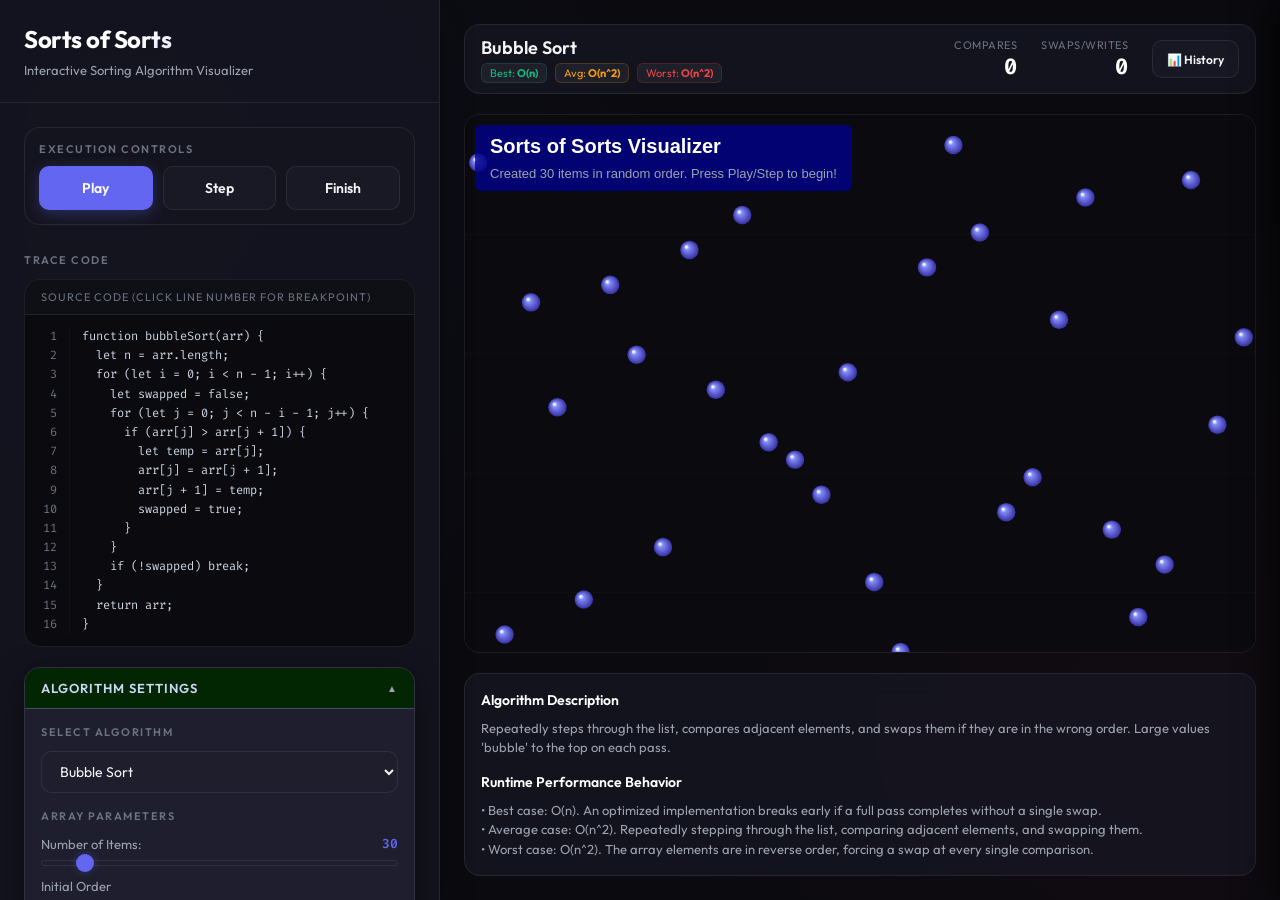
<file: index.html>
<!DOCTYPE html>
<html lang="en">

<head>
    <meta charset="UTF-8">
    <meta name="viewport" content="width=device-width, initial-scale=1.0">
    <title>Sorts of Sorts - Interactive Sorting Visualizer</title>

    <!-- Inline SVG Favicon -->
    <link rel="icon" type="image/svg+xml" href="data:image/svg+xml,%3Csvg xmlns='http://www.w3.org/2000/svg' viewBox='0 0 32 32'%3E%3Ccircle cx='5' cy='26' r='2' fill='%236366f1'/%3E%3Ccircle cx='9' cy='22' r='2' fill='%23ef4444'/%3E%3Ccircle cx='14' cy='18' r='2.5' fill='%23f59e0b'/%3E%3Ccircle cx='18' cy='15' r='2' fill='%236366f1'/%3E%3Ccircle cx='23' cy='10' r='2.5' fill='%2310b981'/%3E%3Ccircle cx='27' cy='6' r='2' fill='%2310b981'/%3E%3C/svg%3E">
    <!-- Outfit Font & Fira Code -->
    <link rel="preconnect" href="https://fonts.googleapis.com">
    <link rel="preconnect" href="https://fonts.gstatic.com" crossorigin>
    <link href="https://fonts.googleapis.com/css2?family=Outfit:wght@300;400;500;600;700&family=Fira+Code:wght@400;500;700&display=swap" rel="stylesheet">
    <!-- JS-YAML CDN -->
    <script src="src/js-yaml.min.js"></script>
    <!-- Custom CSS -->
    <link rel="stylesheet" href="src/index.css">
</head>

<body>

    <div id="left-panel">
        <div class="panel-header">
            <h1>Sorts of Sorts</h1>
            <div class="subtitle">Interactive Sorting Algorithm Visualizer</div>
        </div>

        <div class="panel-content">
            <!-- Play / Step / Finish Controls -->
            <div class="control-section execution-section">
                <div class="section-title">Execution Controls</div>
                <div class="btn-group-three">
                    <button id="btn-play" class="primary">Play</button>
                    <button id="btn-step" class="secondary">Step</button>
                    <button id="btn-finish" class="secondary highlight-btn">Finish</button>
                </div>
            </div>

            <!-- Combined container for Code Trace and Accordion to ensure vertical stack -->
            <div id="vertical-stack-container" style="display: flex; flex-direction: column; gap: 16px;">
                
                <!-- Code Display panel -->
                <div class="control-section" id="code-trace-section">
                    <div class="section-title">Trace Code</div>
                    <div id="code-display-container">
                        <div class="code-header">
                            <span>Source Code (Click line number for Breakpoint)</span>
                        </div>
                        <div id="code-display">
                            <!-- Code lines are dynamically injected here -->
                        </div>
                    </div>
                </div>

                <!-- Collapsible Accordion for Settings (Moved BELOW Code Trace) -->
                <div id="controls-accordion" class="accordion open">
                    <div class="accordion-header" id="accordion-toggle">
                        <span>Algorithm Settings</span>
                        <span class="accordion-arrow">▲</span>
                    </div>
                    <div class="accordion-content">
                        <!-- Algorithm Selection -->
                        <div class="control-section">
                            <div class="section-title">Select Algorithm</div>
                            <div class="form-group">
                                <select id="select-algo">
                                    <option value="" disabled selected>Loading algorithms...</option>
                                </select>
                            </div>
                        </div>

                        <!-- Array Generator Configuration -->
                        <div class="control-section">
                            <div class="section-title">Array Parameters</div>
                            <div class="form-group">
                                <label for="slider-size">Number of Items: <span id="val-size" class="value">30</span></label>
                                <input type="range" id="slider-size" min="5" max="250" value="30">
                            </div>
                            <div class="form-group">
                                <label for="select-order">Initial Order</label>
                                <select id="select-order">
                                    <option value="random">Random Data</option>
                                    <option value="sorted">Already Sorted</option>
                                    <option value="reversed">Reversed Data</option>
                                </select>
                            </div>
                            
                            <div style="display: flex; gap: 10px; margin-top: 5px;">
                                <button id="btn-generate" class="secondary" style="flex: 1; padding: 10px; font-size: 12px;">
                                    Generate New Data
                                </button>
                                <button id="btn-clear-breakpoints" class="secondary" style="flex: 1; padding: 10px; font-size: 12px;">
                                    Clear Breakpoints
                                </button>
                            </div>
                        </div>

                        <!-- Execution Speed -->
                        <div class="control-section">
                            <div class="section-title">Speed Slider</div>
                            <div class="form-group">
                                <label for="slider-speed">Delay (ms): <span id="val-speed" class="value">20 ms</span></label>
                                <input type="range" id="slider-speed" min="0" max="1000" step="5" value="20">
                            </div>
                        </div>
                    </div>
                </div>
            </div>

            <!-- Local Variable Watcher -->
            <div class="control-section" id="variables-watch-section" style="display: none;">
                <div class="section-title">Variables Watch</div>
                <div class="variables-card">
                    <div class="variables-grid" id="variables-display">
                        <div style="grid-column: 1 / -1; color: var(--text-muted); font-size: 12px; text-align: center;">
                            Start sorting to watch variables
                        </div>
                    </div>
                </div>
            </div>
        </div>
    </div>

    <!-- ... Rest of the file remains unchanged ... -->
    <div id="right-panel">
        <div class="top-navbar">
            <div class="algo-metadata">
                <h2 id="algo-title">Loading Algorithm...</h2>
                <div class="complexity-badges">
                    <span class="badge best">Best: <b id="val-best">-</b></span>
                    <span class="badge average">Avg: <b id="val-avg">-</b></span>
                    <span class="badge worst">Worst: <b id="val-worst">-</b></span>
                </div>
            </div>
            <div class="counters-row" style="align-items: center;">
                <div class="counter-card">
                    <span class="counter-label">Compares</span>
                    <span class="counter-value" id="count-compares">0</span>
                </div>
                <div class="counter-card">
                    <span class="counter-label">Swaps/Writes</span>
                    <span class="counter-value" id="count-swaps">0</span>
                </div>
                <button id="btn-toggle-history" class="btn secondary" style="padding: 8px 14px; font-size: 12px; height: 38px;">
                    📊 History
                </button>
            </div>
        </div>

        <div id="canvas-container">
            <div id="canvas-overlay" class="canvas-overlay">
                <div class="overlay-title" id="overlay-title">Sorts of Sorts Visualizer</div>
                <div class="overlay-desc" id="overlay-desc">Select an algorithm and click Generate Data / Play.</div>
            </div>
            <canvas id="visualizer-canvas"></canvas>
        </div>

        <div class="bottom-info-panel">
            <h4>Algorithm Description</h4>
            <p id="algo-desc">Loading description...</p>
            <h4 style="margin-top: 6px;">Runtime Performance Behavior</h4>
            <p id="algo-performance">Loading performance insights...</p>
        </div>
    </div>

    <div id="history-sidebar">
        <div class="history-sidebar-header">
            <h3>Laboratory Run Log</h3>
            <button id="btn-clear-history" class="btn secondary" style="padding: 4px 8px; font-size: 11px;">Clear</button>
            <button id="btn-close-history" class="btn secondary" style="padding: 4px 8px; font-size: 11px; background: rgba(239, 68, 68, 0.1); border-color: rgba(239, 68, 68, 0.2); color: var(--swap-color);">Close</button>
        </div>
        <div class="history-sidebar-content">
            <table class="history-table">
                <thead>
                    <tr>
                        <th style="text-align: left;">Setup</th>
                        <th style="text-align: left;">Algorithm</th>
                        <th style="text-align: right;">Compares</th>
                        <th style="text-align: right;">Swaps</th>
                    </tr>
                </thead>
                <tbody id="history-table-body">
                    <tr>
                        <td colspan="4" style="text-align: center; color: var(--text-muted); font-size: 12px; padding: 20px;">
                            No history entries recorded yet.
                        </td>
                    </tr>
                </tbody>
            </table>
        </div>
    </div>

    <script type="module" src="src/app.js"></script>
</body>
</html>
</file>
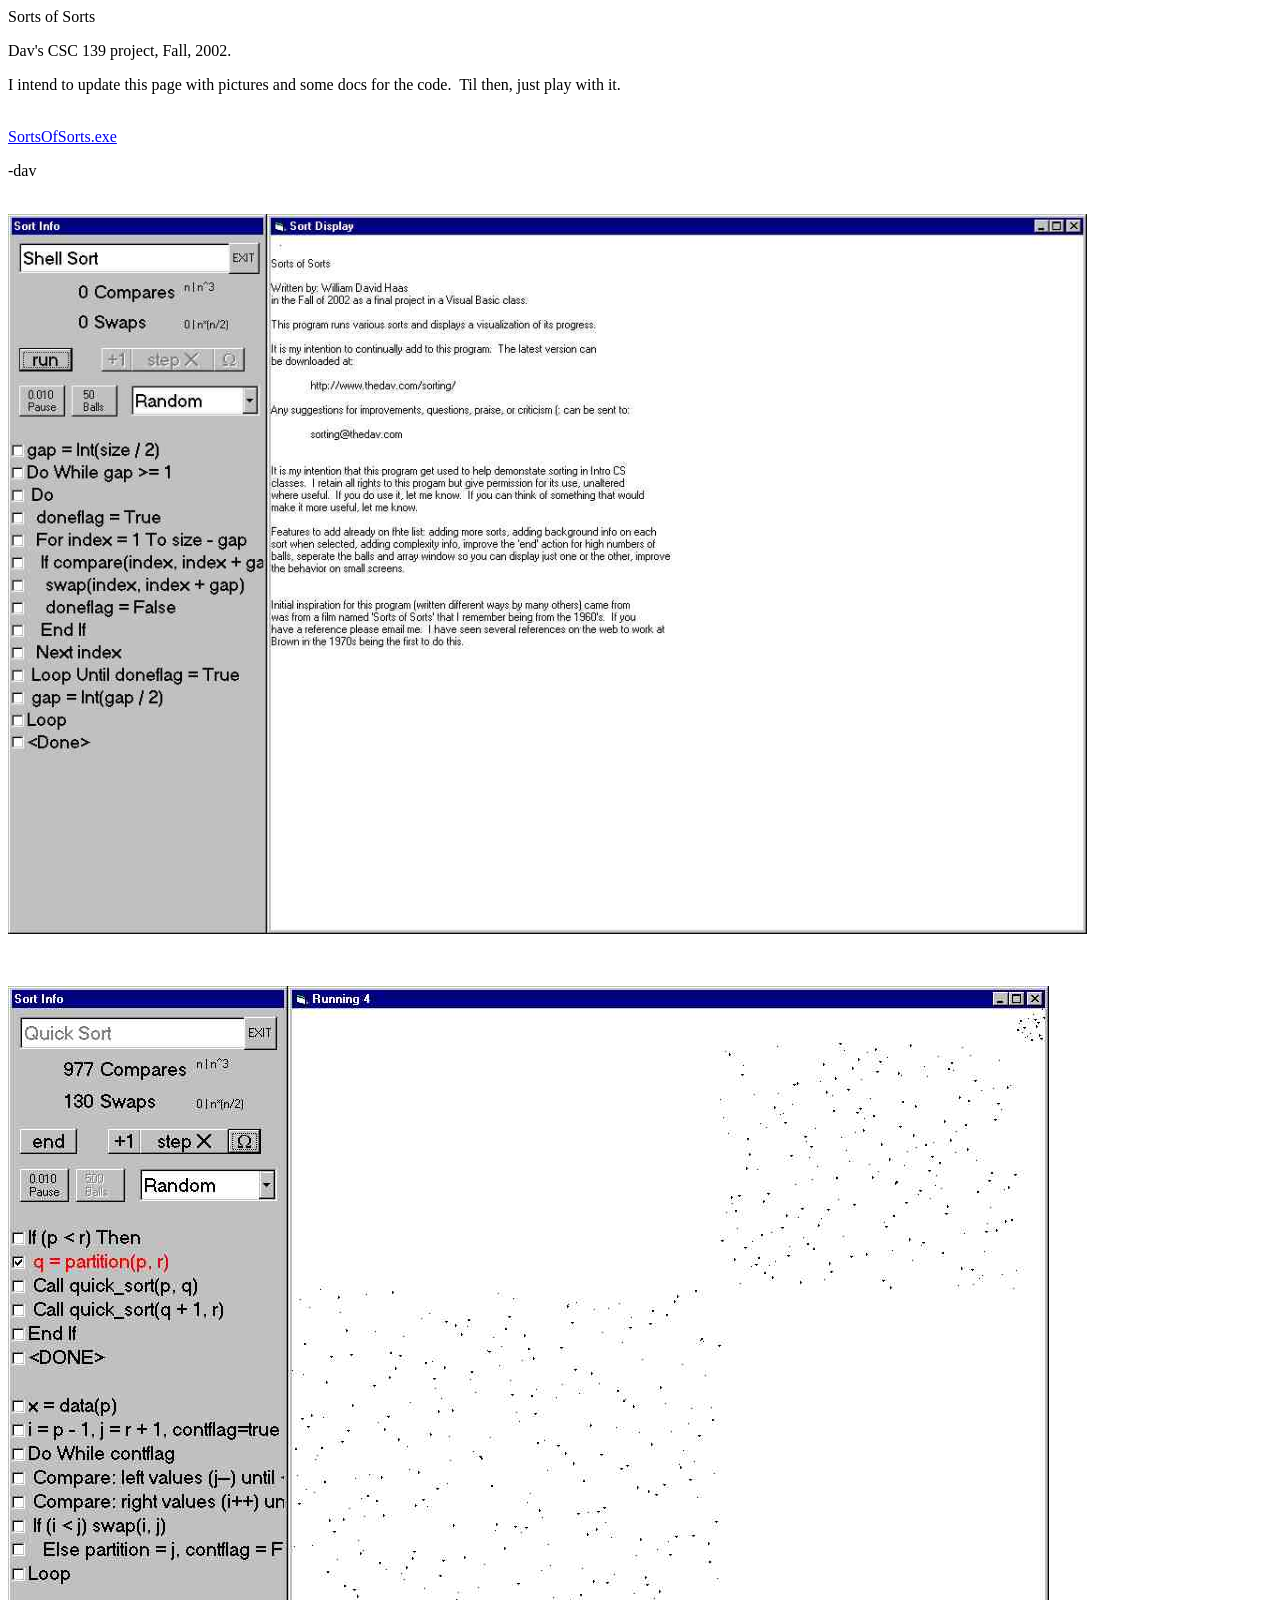
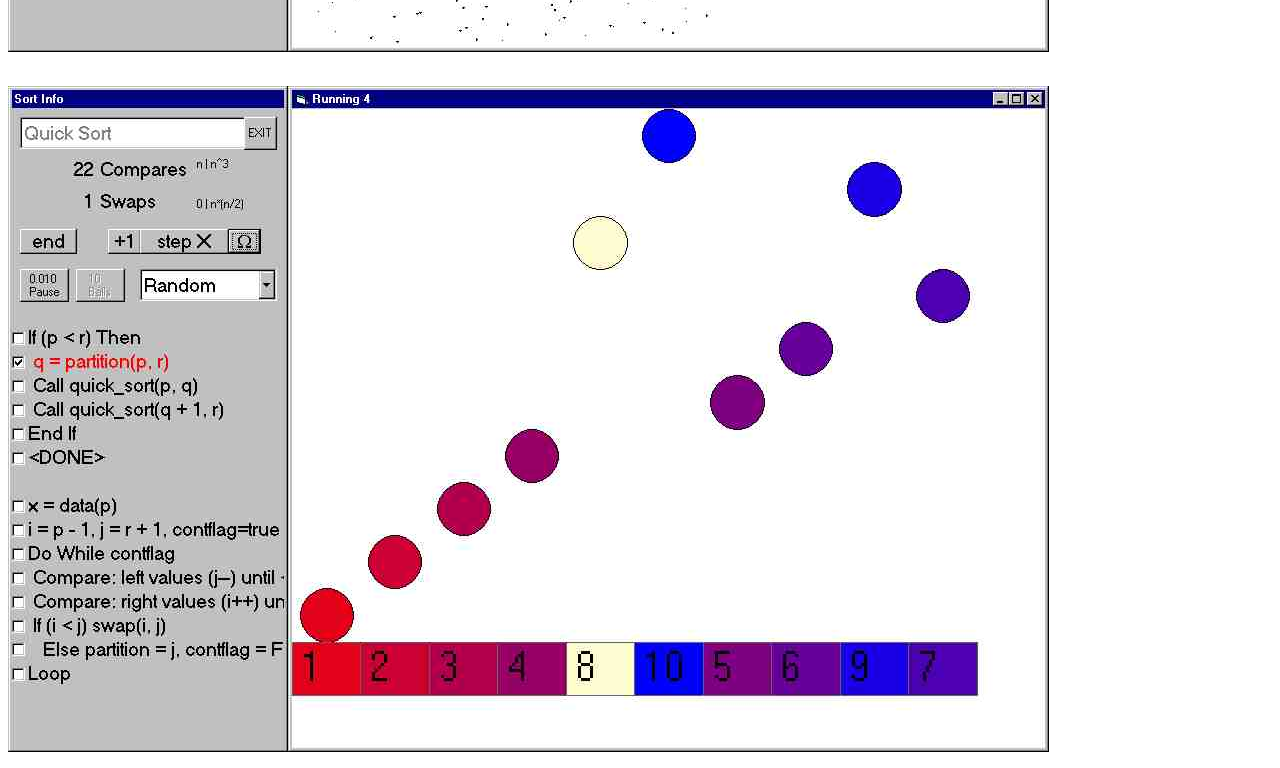
<file: legacy/Sorts of Sorts.html>
<!DOCTYPE html PUBLIC "-//w3c//dtd html 4.0 transitional//en">
<!-- saved from url=(0027)https://thedav.com/sorting/ -->
<html><head><meta http-equiv="Content-Type" content="text/html; charset=windows-1252">
   
   <meta name="Author" content="Dav Haas">
   <meta name="GENERATOR" content="Mozilla/4.7 [en] (WinNT; I) [Netscape]">
   <title>Sorts of Sorts</title>
</head>
<body>
Sorts of Sorts
<p>Dav's CSC 139 project, Fall, 2002.
</p><p>I intend to update this page with pictures and some docs for the code.&nbsp;
Til then, just play with it.
<br>&nbsp;
</p><p><a href="https://thedav.com/sorting/SortsOfSorts.exe">SortsOfSorts.exe</a>
</p><p>-dav
<br>&nbsp;
</p><p><img src="./Sorts of Sorts_files/imageCAL.JPG" height="720" width="259"><img src="./Sorts of Sorts_files/image1K0.JPG" border="0" height="720" width="820">
<br>&nbsp;
<br>&nbsp;
</p><p><img src="./Sorts of Sorts_files/imageFK0.JPG" height="666" width="280"><img src="./Sorts of Sorts_files/imageR3L.JPG" height="666" width="761">
<br>&nbsp;
</p><p><img src="./Sorts of Sorts_files/imageCI6.JPG" height="666" width="280"><img src="./Sorts of Sorts_files/imageNBO.JPG" height="666" width="761">


</p></body></html>
</file>
<file: src/index.css>
/* index.css - Design System and Stylesheet for Sorts of Sorts */

:root {
    --bg-base: #0a0a0f;
    --bg-panel: rgba(22, 22, 33, 0.85);
    --bg-card: rgba(30, 30, 45, 0.5);
    --border-color: rgba(255, 255, 255, 0.08);
    --border-active: rgba(99, 102, 241, 0.5);
    
    --accent: #6366f1;
    --accent-glow: rgba(99, 102, 241, 0.35);
    --accent-hover: #4f46e5;
    --accent-active: #3730a3;
    
    --text-primary: #f3f4f6;
    --text-secondary: #9ca3af;
    --text-muted: #6b7280;
    
    /* State Colors */
    --compare-color: #f59e0b; /* Amber */
    --swap-color: #ef4444;    /* Rose/Red */
    --sorted-color: #10b981;  /* Emerald/Green */
    
    /* Typography */
    --font-sans: 'Outfit', -apple-system, BlinkMacSystemFont, "Segoe UI", Roboto, sans-serif;
    --font-mono: 'Fira Code', 'Courier New', monospace;
    
    /* Layout */
    --sidebar-width: 440px;
    --border-radius-lg: 16px;
    --border-radius-md: 10px;
    --border-radius-sm: 6px;
    
    /* Shadows & Effects */
    --glass-blur: blur(12px);
    --box-shadow-premium: 0 10px 30px -10px rgba(0, 0, 0, 0.5);
    --transition-smooth: all 0.25s cubic-bezier(0.4, 0, 0.2, 1);
}

* {
    box-sizing: border-box;
    margin: 0;
    padding: 0;
}

body {
    background-color: var(--bg-base);
    color: var(--text-primary);
    font-family: var(--font-sans);
    height: 100vh;
    overflow: hidden;
    display: flex;
    position: relative;
}

/* Background grid animation */
body::before {
    content: '';
    position: absolute;
    top: 0;
    left: 0;
    width: 100%;
    height: 100%;
    background-image: 
        radial-gradient(circle at 10% 20%, rgba(99, 102, 241, 0.05) 0%, transparent 40%),
        radial-gradient(circle at 90% 80%, rgba(239, 68, 68, 0.03) 0%, transparent 40%);
    z-index: -1;
}

/* Left Sidebar - Control Center */
#left-panel {
    width: var(--sidebar-width);
    height: 100%;
    background: var(--bg-panel);
    backdrop-filter: var(--glass-blur);
    border-right: 1px solid var(--border-color);
    box-shadow: var(--box-shadow-premium);
    display: flex;
    flex-direction: column;
    z-index: 10;
}

/* Header styling */
.panel-header {
    padding: 24px;
    border-bottom: 1px solid var(--border-color);
    display: flex;
    flex-direction: column;
    gap: 8px;
}

.panel-header h1 {
    font-size: 24px;
    font-weight: 700;
    letter-spacing: -0.5px;
    background: linear-gradient(135deg, #fff 30%, var(--accent) 100%);
    -webkit-background-clip: text;
    -webkit-text-fill-color: transparent;
}

.panel-header .subtitle {
    font-size: 13px;
    color: var(--text-secondary);
}

/* Sidebar scrollable contents */
.panel-content {
    flex: 1;
    overflow-y: auto;
    padding: 24px;
    display: flex;
    flex-direction: column;
    gap: 24px;
}

/* Styling sections */
.control-section {
    display: flex;
    flex-direction: column;
    gap: 12px;
}

.section-title {
    font-size: 11px;
    text-transform: uppercase;
    letter-spacing: 1.5px;
    color: var(--text-muted);
    font-weight: 600;
}

/* Inputs & Form Elements */
.form-group {
    display: flex;
    flex-direction: column;
    gap: 8px;
}

.form-group label {
    font-size: 13px;
    color: var(--text-secondary);
    display: flex;
    justify-content: space-between;
    align-items: center;
}

.form-group label span.value {
    color: var(--accent);
    font-family: var(--font-mono);
    font-weight: 600;
}

select {
    background: var(--bg-card);
    border: 1px solid var(--border-color);
    color: var(--text-primary);
    padding: 10px 14px;
    border-radius: var(--border-radius-md);
    outline: none;
    font-family: var(--font-sans);
    font-size: 14px;
    cursor: pointer;
    transition: var(--transition-smooth);
}

select:focus {
    border-color: var(--accent);
    box-shadow: 0 0 0 2px var(--accent-glow);
}

/* Sliders */
input[type="range"] {
    -webkit-appearance: none;
    width: 100%;
    height: 6px;
    background: var(--bg-card);
    border-radius: 3px;
    outline: none;
    border: 1px solid var(--border-color);
}

input[type="range"]::-webkit-slider-thumb {
    -webkit-appearance: none;
    width: 18px;
    height: 18px;
    border-radius: 50%;
    background: var(--accent);
    cursor: pointer;
    box-shadow: 0 0 10px var(--accent-glow);
    transition: var(--transition-smooth);
}

input[type="range"]::-webkit-slider-thumb:hover {
    background: #fff;
    transform: scale(1.1);
}

/* Accordion styling */
/* Better solid background for the accordion card */
.accordion {
    border: 1px solid #313244;
    border-radius: var(--border-radius-lg);
    background: #1e1e2e; 
    box-shadow: 0 8px 32px rgba(0, 0, 0, 0.45);
    overflow: hidden;
    transition: var(--transition-smooth);
    margin-top: 4px;
    margin-bottom: 4px;
}

.accordion-header {
    padding: 12px 16px;
    background: #313244; /* Darker header stripe */
    display: flex;
    justify-content: space-between;
    align-items: center;
    cursor: pointer;
    user-select: none;
    font-weight: 600;
    font-size: 13px;
    color: #cdd6f4;
    transition: var(--transition-smooth);
    border-bottom: 1px solid #45475a;
    text-transform: uppercase;
    letter-spacing: 1px;
    background-color: rgb(1, 38, 1);
    opacity: 1.0;
}

.accordion-content {
    max-height: 800px;
    opacity: 1;
    overflow: hidden;
    padding: 16px;
    display: flex;
    flex-direction: column;
    gap: 16px;
    background: #1e1e2e; /* Solid inner drawer body */
}

.accordion-header:hover {
    background: rgba(99, 102, 241, 0.08);
    color: var(--accent);
}

.accordion-arrow {
    font-size: 10px;
    color: var(--text-secondary);
    transition: transform 0.3s ease;
}

/* Collapsed Accordion state */
.accordion.collapsed {
    border-color: rgba(255, 255, 255, 0.04);
}

.accordion.collapsed .accordion-header {
    border-bottom: 1px solid transparent;
}

.accordion.collapsed .accordion-arrow {
    transform: rotate(180deg);
}

.accordion.collapsed .accordion-content {
    max-height: 0;
    opacity: 0;
    padding-top: 0;
    padding-bottom: 0;
    pointer-events: none;
}

/* Execution Button Controls */
.btn-group-three {
    display: grid;
    grid-template-columns: 1fr 1fr 1fr;
    gap: 10px;
}

.execution-section {
    display: flex;
    flex-direction: column;
    gap: 10px;
    background: rgba(22, 22, 33, 0.6);
    border: 1px solid var(--border-color);
    padding: 14px;
    border-radius: var(--border-radius-lg);
    margin-bottom: 4px;
}

/* Finish button specific style */
button.highlight-btn {
    background: rgba(245, 158, 11, 0.1);
    border: 1px solid rgba(245, 158, 11, 0.3);
    color: var(--compare-color);
}

button.highlight-btn:hover {
    background: var(--compare-color);
    color: #fff;
    box-shadow: 0 4px 15px rgba(245, 158, 11, 0.2);
}

button.highlight-btn:active {
    background: #d97706;
}

button {
    font-family: var(--font-sans);
    font-weight: 600;
    font-size: 14px;
    padding: 12px 20px;
    border-radius: var(--border-radius-md);
    border: none;
    cursor: pointer;
    display: inline-flex;
    align-items: center;
    justify-content: center;
    gap: 8px;
    transition: var(--transition-smooth);
}

button.primary {
    background: var(--accent);
    color: #fff;
    box-shadow: 0 4px 15px rgba(99, 102, 241, 0.3);
}

button.primary:hover {
    background: var(--accent-hover);
    transform: translateY(-1px);
    box-shadow: 0 6px 20px rgba(99, 102, 241, 0.4);
}

button.primary:active {
    background: var(--accent-active);
    transform: translateY(0);
}

button.secondary {
    background: var(--bg-card);
    color: var(--text-primary);
    border: 1px solid var(--border-color);
}

button.secondary:hover {
    background: rgba(255, 255, 255, 0.05);
    border-color: var(--text-secondary);
}

button:disabled {
    opacity: 0.4;
    cursor: not-allowed;
    transform: none !important;
    box-shadow: none !important;
}

/* Code Display area */
#code-display-container {
    background: rgba(10, 10, 15, 0.9);
    border: 1px solid var(--border-color);
    border-radius: var(--border-radius-lg);
    display: flex;
    flex-direction: column;
    overflow: hidden;
    flex: 1;
    min-height: 200px;
}

.code-header {
    background: rgba(20, 20, 30, 0.5);
    padding: 10px 16px;
    border-bottom: 1px solid var(--border-color);
    display: flex;
    justify-content: space-between;
    align-items: center;
}

.code-header span {
    font-size: 11px;
    text-transform: uppercase;
    letter-spacing: 1px;
    color: var(--text-muted);
}

#code-display {
    font-family: var(--font-mono);
    font-size: 12px;
    line-height: 1.6;
    overflow: auto;
    flex: 1;
    padding: 12px 0;
}

.code-line {
    display: flex;
    width: 100%;
    cursor: pointer;
    transition: background 0.1s ease;
}

.code-line:hover {
    background: rgba(255, 255, 255, 0.02);
}

.line-number-col {
    width: 45px;
    flex-shrink: 0;
    color: var(--text-muted);
    text-align: right;
    padding-right: 12px;
    user-select: none;
    position: relative;
    border-right: 1px solid rgba(255, 255, 255, 0.03);
}

.line-code-col {
    padding-left: 12px;
    white-space: pre;
    color: #cbd5e1;
}

/* Structural lines formatting */
.code-line.non-executable {
    cursor: default;
}
.code-line.non-executable:hover {
    background: transparent;
}

/* Breakpoint visual */
.code-line.breakpoint .line-number-col::before {
    content: '';
    position: absolute;
    left: 8px;
    top: 50%;
    transform: translateY(-50%);
    width: 8px;
    height: 8px;
    background: var(--swap-color);
    border-radius: 50%;
    box-shadow: 0 0 6px var(--swap-color);
}

/* Active line rendering */
.code-line.active {
    background: rgba(99, 102, 241, 0.15);
}

.code-line.active .line-number-col {
    color: var(--accent);
    font-weight: bold;
    border-right: 1px solid var(--accent);
}

.code-line.active .line-code-col {
    color: #fff;
    font-weight: 600;
}

/* Variables Debug Card */
.variables-card {
    background: var(--bg-card);
    border: 1px solid var(--border-color);
    border-radius: var(--border-radius-md);
    padding: 12px;
}

.variables-grid {
    display: grid;
    grid-template-columns: repeat(auto-fill, minmax(80px, 1fr));
    gap: 8px;
    margin-top: 8px;
}

.variable-item {
    background: rgba(0, 0, 0, 0.2);
    border-radius: var(--border-radius-sm);
    padding: 6px 10px;
    text-align: center;
    border: 1px solid rgba(255, 255, 255, 0.02);
}

.variable-name {
    font-size: 10px;
    color: var(--text-secondary);
    text-transform: uppercase;
}

.variable-value {
    font-family: var(--font-mono);
    font-size: 13px;
    color: var(--accent);
    font-weight: 600;
    margin-top: 2px;
}

/* Right Panel - Visualization Space */
#right-panel {
    flex: 1;
    height: 100%;
    display: flex;
    flex-direction: column;
    padding: 24px;
    gap: 20px;
}

/* Navbar / Info bar */
.top-navbar {
    display: flex;
    justify-content: space-between;
    align-items: center;
    padding: 8px 16px;
    background: var(--bg-panel);
    backdrop-filter: var(--glass-blur);
    border: 1px solid var(--border-color);
    border-radius: var(--border-radius-lg);
    height: 70px;
}

.algo-metadata h2 {
    font-size: 18px;
    font-weight: 600;
}

.algo-metadata .complexity-badges {
    display: flex;
    gap: 8px;
    margin-top: 4px;
    font-size: 11px;
}

.badge {
    padding: 2px 8px;
    border-radius: var(--border-radius-sm);
    background: rgba(255, 255, 255, 0.05);
    color: var(--text-secondary);
}

.badge.best { border: 1px solid rgba(16, 185, 129, 0.2); color: var(--sorted-color); }
.badge.average { border: 1px solid rgba(245, 158, 11, 0.2); color: var(--compare-color); }
.badge.worst { border: 1px solid rgba(239, 68, 68, 0.2); color: var(--swap-color); }

/* Counters Row */
.counters-row {
    display: flex;
    gap: 24px;
}

.counter-card {
    display: flex;
    flex-direction: column;
    align-items: flex-end;
}

.counter-label {
    font-size: 11px;
    color: var(--text-muted);
    text-transform: uppercase;
    letter-spacing: 0.5px;
}

.counter-value {
    font-family: var(--font-mono);
    font-size: 22px;
    font-weight: 700;
    color: #fff;
}

/* Visualization Canvas container */
#canvas-container {
    flex: 1;
    background: rgba(10, 10, 15, 0.95);
    border: 1px solid var(--border-color);
    border-radius: var(--border-radius-lg);
    overflow: hidden;
    position: relative;
    box-shadow: inset 0 2px 20px rgba(0, 0, 0, 0.8);
}

#canvas-container canvas {
    position: absolute;
    top: 0;
    left: 0;
    width: 100%;
    height: 100%;
    display: block;
}

/* Overlay message */
/*
.canvas-overlay {
    position: absolute;
    top: 0;
    left: 0;
    width: 100%;
    height: 100%;
    display: flex;
    flex-direction: column;
    align-items: center;
    justify-content: center;
    background: rgba(10, 10, 15, 0.8);
    backdrop-filter: blur(4px);
    z-index: 5;
    pointer-events: none;
    transition: opacity 0.3s ease;
}
*/
.canvas-overlay {
    position: absolute;
    top: 10px;
    left: 10px;
    display: flex;
    flex-direction: column;

    /* Dark blue semi-transparent background */
    background-color: rgba(0, 0, 139, 0.8);
    padding: 10px 15px;
    border-radius: 6px;
    color: white;
    font-family: sans-serif; /* Ensuring a clean font */

    z-index: 5;
    pointer-events: none;
    transition: opacity 0.3s ease;
}

.canvas-overlay.hidden {
    opacity: 0;
    pointer-events: none;
}

.overlay-title {
    font-size: 20px;
    font-weight: 600;
    margin-bottom: 8px;
    color: #fff;
}

.overlay-desc {
    font-size: 13px;
    color: var(--text-secondary);
}

/* Bottom description panel */
.bottom-info-panel {
    background: var(--bg-panel);
    backdrop-filter: var(--glass-blur);
    border: 1px solid var(--border-color);
    border-radius: var(--border-radius-lg);
    padding: 16px;
    font-size: 13px;
    line-height: 1.5;
    color: var(--text-secondary);
    display: flex;
    flex-direction: column;
    gap: 8px;
}

.bottom-info-panel h4 {
    color: #fff;
    font-size: 14px;
    font-weight: 600;
}

/* HISTORY SIDEBAR DRAWER STYLES */
#history-sidebar {
    position: fixed;
    top: 0;
    right: -380px;
    width: 380px;
    height: 100vh;
    background-color: #0c0c14;
    border-left: 1px solid var(--border-color);
    box-shadow: -8px 0 30px rgba(0, 0, 0, 0.7);
    transition: right 0.3s cubic-bezier(0.4, 0, 0.2, 1);
    z-index: 1000;
    padding: 24px;
    display: flex;
    flex-direction: column;
    gap: 20px;
}

#history-sidebar.open {
    right: 0;
}

.history-sidebar-header {
    display: flex;
    justify-content: space-between;
    align-items: center;
    border-bottom: 1px solid var(--border-color);
    padding-bottom: 12px;
}

.history-sidebar-header h3 {
    font-size: 18px;
    font-weight: 600;
    color: #fff;
}

.history-sidebar-content {
    flex: 1;
    overflow-y: auto;
}

.history-table {
    width: 100%;
    border-collapse: collapse;
    font-size: 12px;
}

.history-table th {
    padding: 8px 6px;
    color: var(--text-muted);
    font-weight: 600;
    text-transform: uppercase;
    letter-spacing: 0.5px;
    border-bottom: 1px solid var(--border-color);
}

.history-table td {
    padding: 10px 6px;
    border-bottom: 1px solid rgba(255, 255, 255, 0.04);
    vertical-align: middle;
}

.history-setup-lbl {
    font-weight: 600;
    color: #e0e7ff;
}

.history-setup-sub {
    font-size: 10px;
    color: var(--text-muted);
}

.bold { font-weight: 600; }
.font-indigo { color: #818cf8; }
.font-amber { color: var(--compare-color); }
.font-red { color: var(--swap-color); }
.text-right { text-align: right; }

/* Scrollbars */
::-webkit-scrollbar {
    width: 6px;
    height: 6px;
}

::-webkit-scrollbar-track {
    background: transparent;
}

::-webkit-scrollbar-thumb {
    background: rgba(255, 255, 255, 0.1);
    border-radius: 3px;
}

::-webkit-scrollbar-thumb:hover {
    background: rgba(255, 255, 255, 0.2);
}

/* Responsive adjustments */
@media (max-width: 1024px) {
    body {
        flex-direction: column;
        overflow: auto;
    }
    #left-panel {
        width: 100%;
        height: auto;
        border-right: none;
        border-bottom: 1px solid var(--border-color);
    }
    #right-panel {
        height: 600px;
        flex: none;
    }
}
</file>
